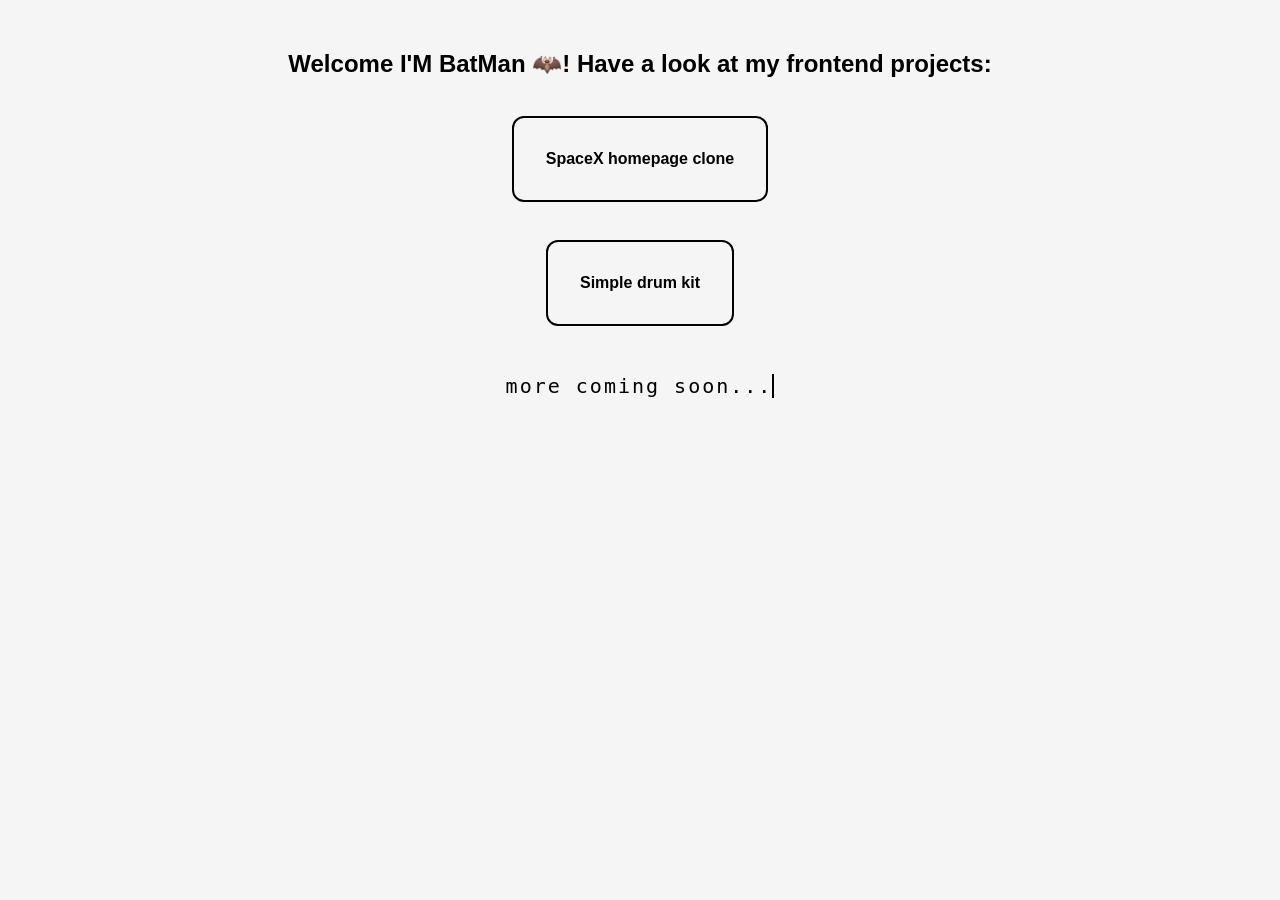
<file: practice (old)/frontend-projects/Frontend-practice-projects/index.html>
<!DOCTYPE html>
<html lang="en">
<head>
    <meta charset="UTF-8">
    <meta name="viewport" content="width=device-width, initial-scale=1.0">
    <title>BatMan's frontend projects🚀</title>
    <link rel="stylesheet" href="styles.css">
    <link rel="shortcut icon" href="favicon.png" type="image/png">
</head>
<body>
    <div id="project-list">
        <h2>Welcome <span title="Not really :p">I'M BatMan 🦇</span>! Have a look at my frontend projects:</h2>
        <a href="SpaceX-homepage-clone/index.html" target="_blank">SpaceX homepage clone</a>
        <a href="simple-drum-kit/index.html" target="_blank">Simple drum kit</a>
        <p id="typing-text" title="or maybe not :)" style="margin-top: 48px;">more coming soon...</p>
    </div>
</body>
</html>
</file>
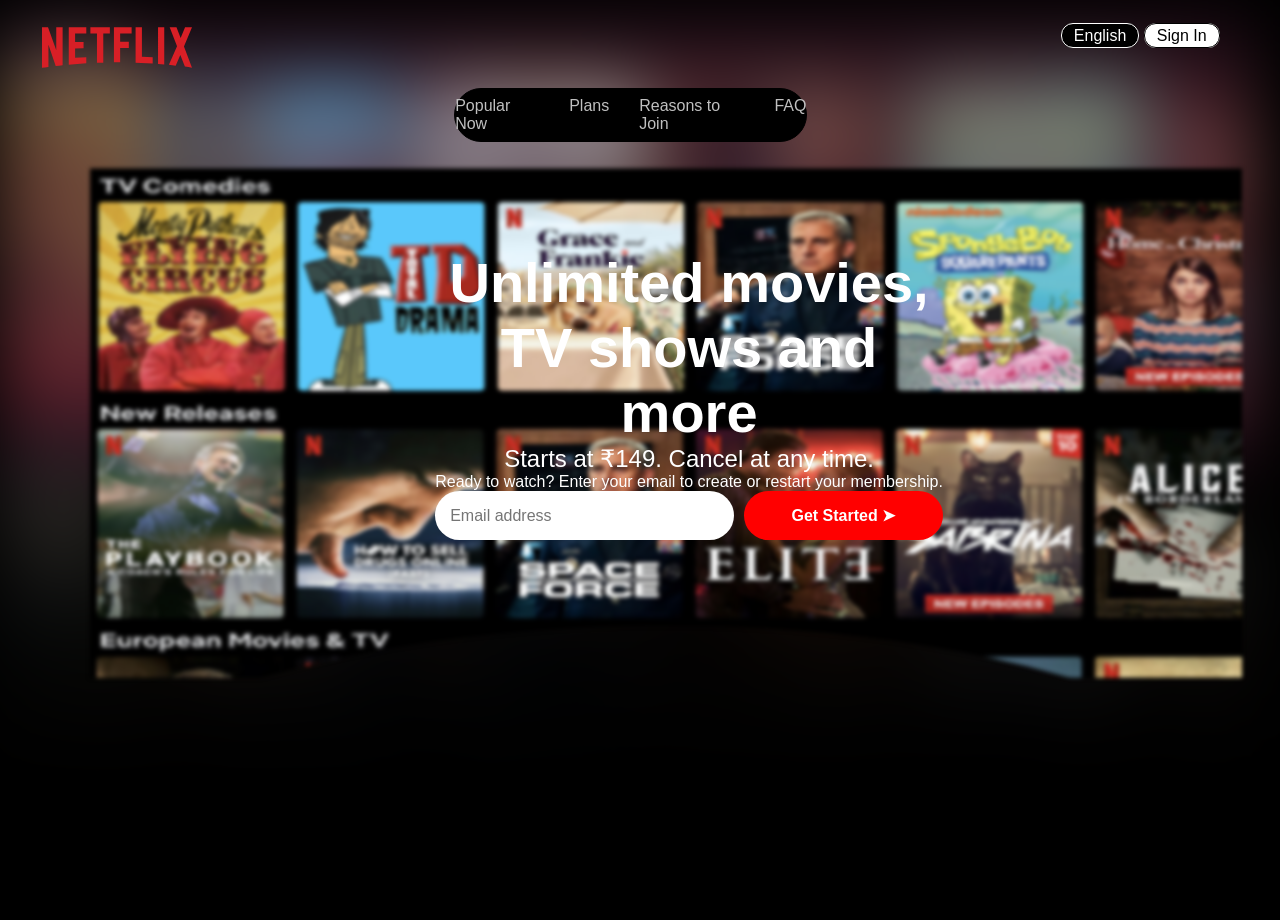
<file: practice (old)/frontend-projects/Frontend-practice-projects/Netflix-landing-page/index.html>
<!DOCTYPE html>
<html lang="en">
<head>
    <meta charset="UTF-8">
    <meta name="viewport" content="width=device-width, initial-scale=1.0">
    <title>Netflix Landing Page Clone🍿</title>
    <link rel="stylesheet" href="style.css">
    <link rel="shortcut icon" href="public/logo.svg" type="image/svg+xml">
</head>
<body>
    <div id="bg-wrapper">
        <div id="bg-overlay"></div>
    </div>

    <header>
        <div id="header-top">
            <img id="header-logo" src="public/logo-full-word.svg" alt="Netflix logo">
            <div id="header-right">
                <a id="lang-btn" href="">English</a>
                <a id="sign-in-btn" href="">Sign In</a>
            </div>
        </div>
        <nav>
            <a href="">Popular Now</a>
            <a href="">Plans</a>
            <a href="">Reasons to Join</a>
            <a href="">FAQ</a>
        </nav>
    </header>

    <div id="bg-screen"> <!-- Need to understand this div -->
        <svg viewBox="0 0 100 100" preserveAspectRatio="none" xmlns="http://www.w3.org/2000/svg">
            <defs>
              <clipPath id="tv-curve">
                <path d="M0,0 H100 V90 C75,70 25,70 0,90 Z"/>
              </clipPath>
            </defs>
            <image 
              href="public/background.png" 
              width="100%" 
              height="100%"
              preserveAspectRatio="xMidYMid meet"
              clip-path="url(#tv-curve)" 
            />
          </svg>
    </div>
    
    <!-- gen -->
    <div id="hero-text">
        <h1>Unlimited movies,<br>TV shows and<br> more</h1>
        <p class="subtext">Starts at ₹149. Cancel at any time.</p>
        <p class="description">
          Ready to watch? Enter your email to create or restart your membership.
        </p>
        <form class="signup-form">
          <input type="email" placeholder="Email address" required />
          <button type="submit">Get Started ➤</button>
        </form>
    </div>
</body>
</html>
</file>
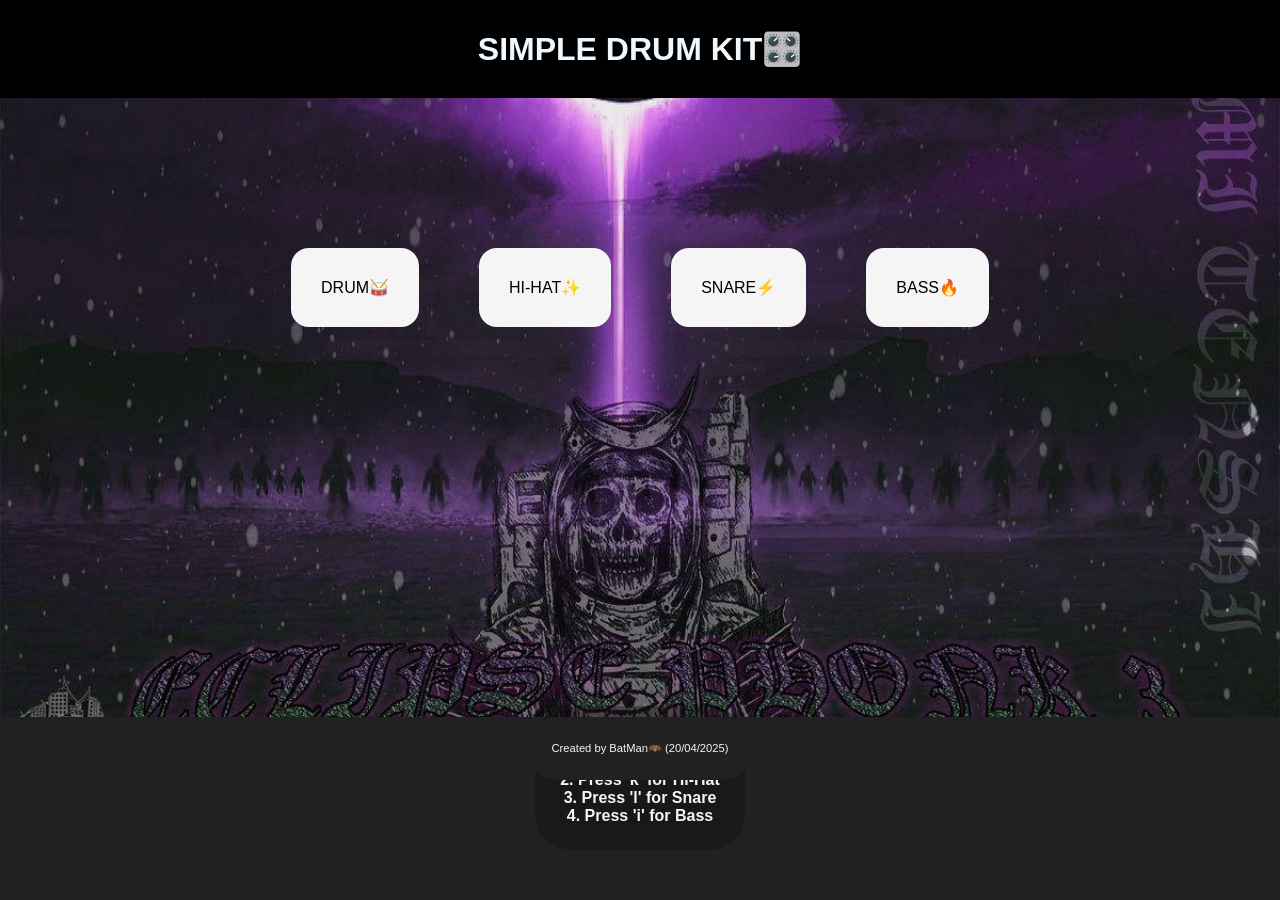
<file: practice (old)/frontend-projects/Frontend-practice-projects/simple-drum-kit/index.html>
<!DOCTYPE html>
<html lang="en">
<head>
    <meta charset="UTF-8">
    <meta name="viewport" content="width=device-width, initial-scale=1.0">
    <title>Simple Drum Kit!🔥</title>
    <link rel="stylesheet" href="style.css">
    <link rel="shortcut icon" href="public/favicon.png" type="image/png">
</head>
<body>
    <div id="header">
        <h1>SIMPLE DRUM KIT🎛️</h1>
    </div>

    <div id="btk-bar">
        <div id="drum">DRUM🥁</div>
        <div id="hi-hat">HI-HAT✨</div>
        <div id="snare">SNARE⚡</div>
        <div id="bass">BASS🔥</div>
    </div>

    <div id="instructions">
        <h3>How to play:</h3>
        <p>1. Press 'j' for Drum</p>
        <p>2. Press 'k' for Hi-Hat</p>
        <p>3. Press 'l' for Snare</p>
        <p>4. Press 'i' for Bass</p>
    </div>

    <div id="credit">Created by BatMan🦇 (20/04/2025)</div>

    <script src="index.js"></script>
</body>
</html>
</file>
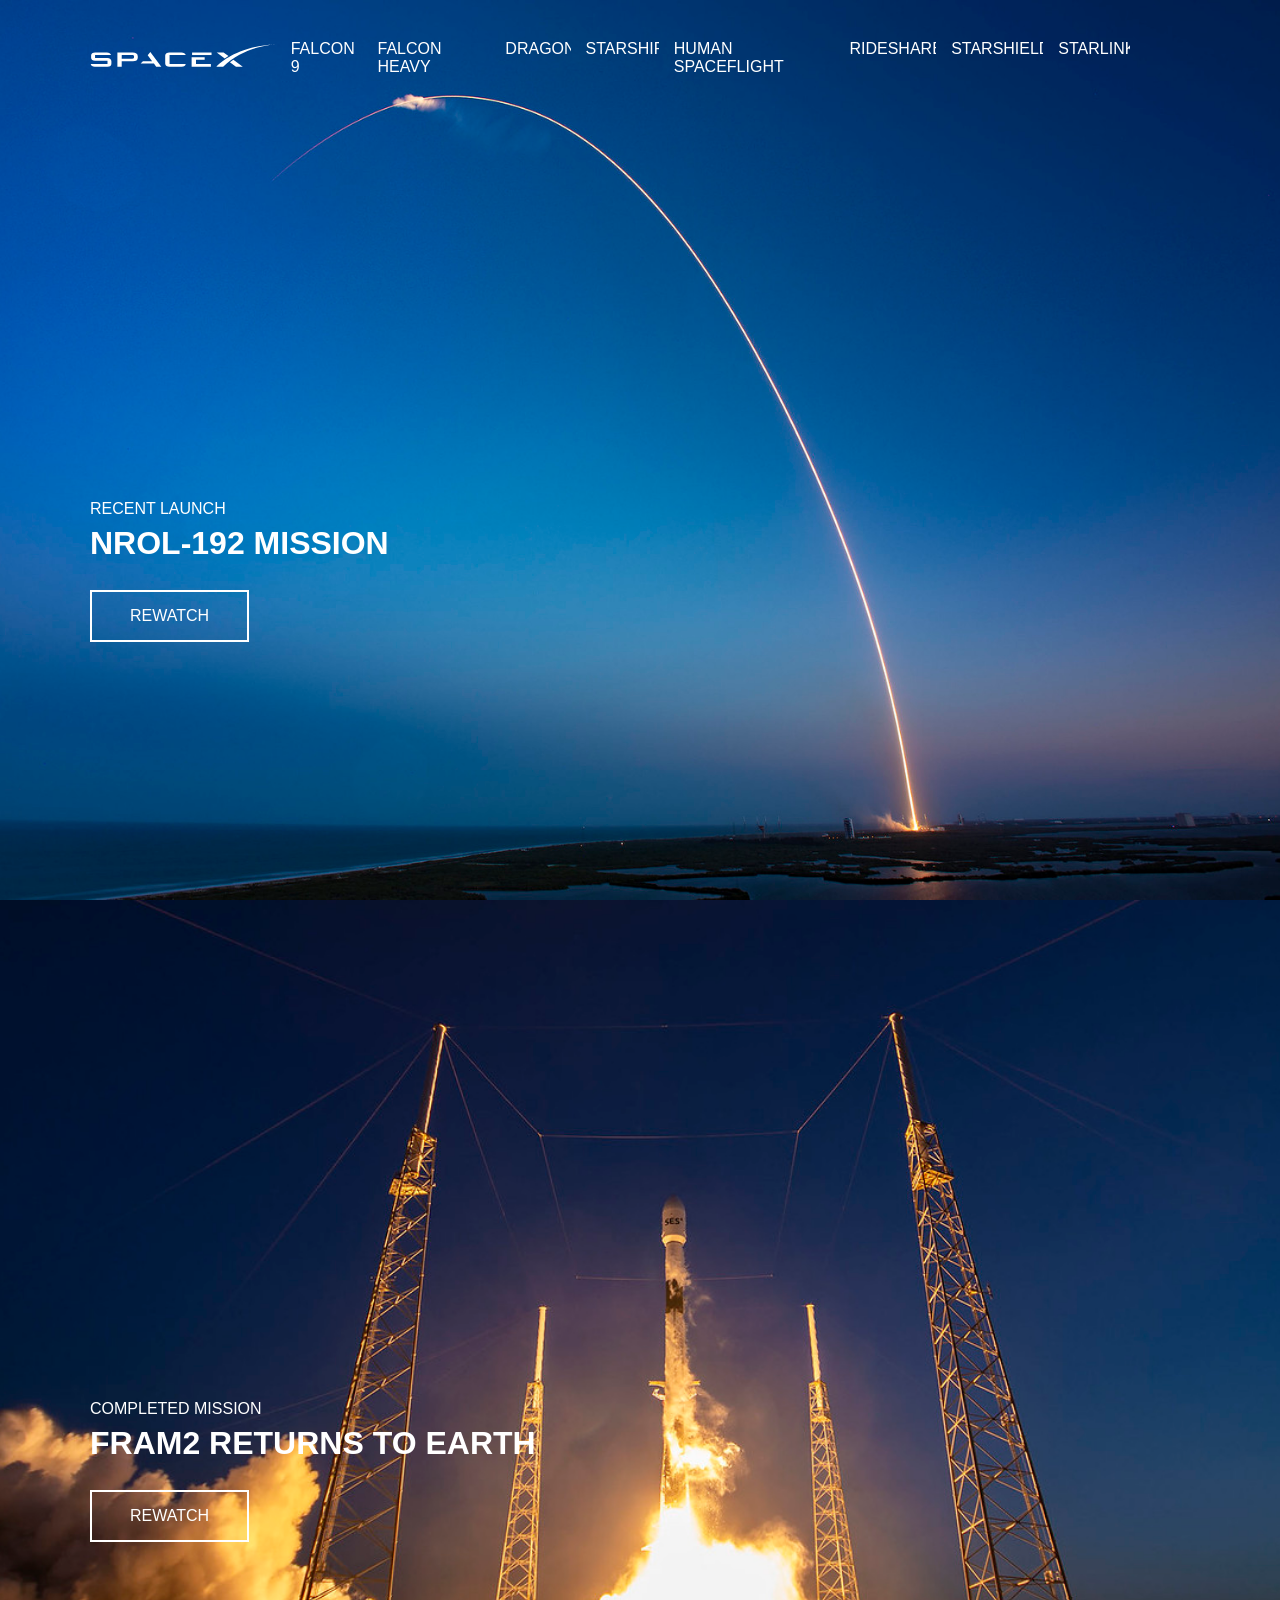
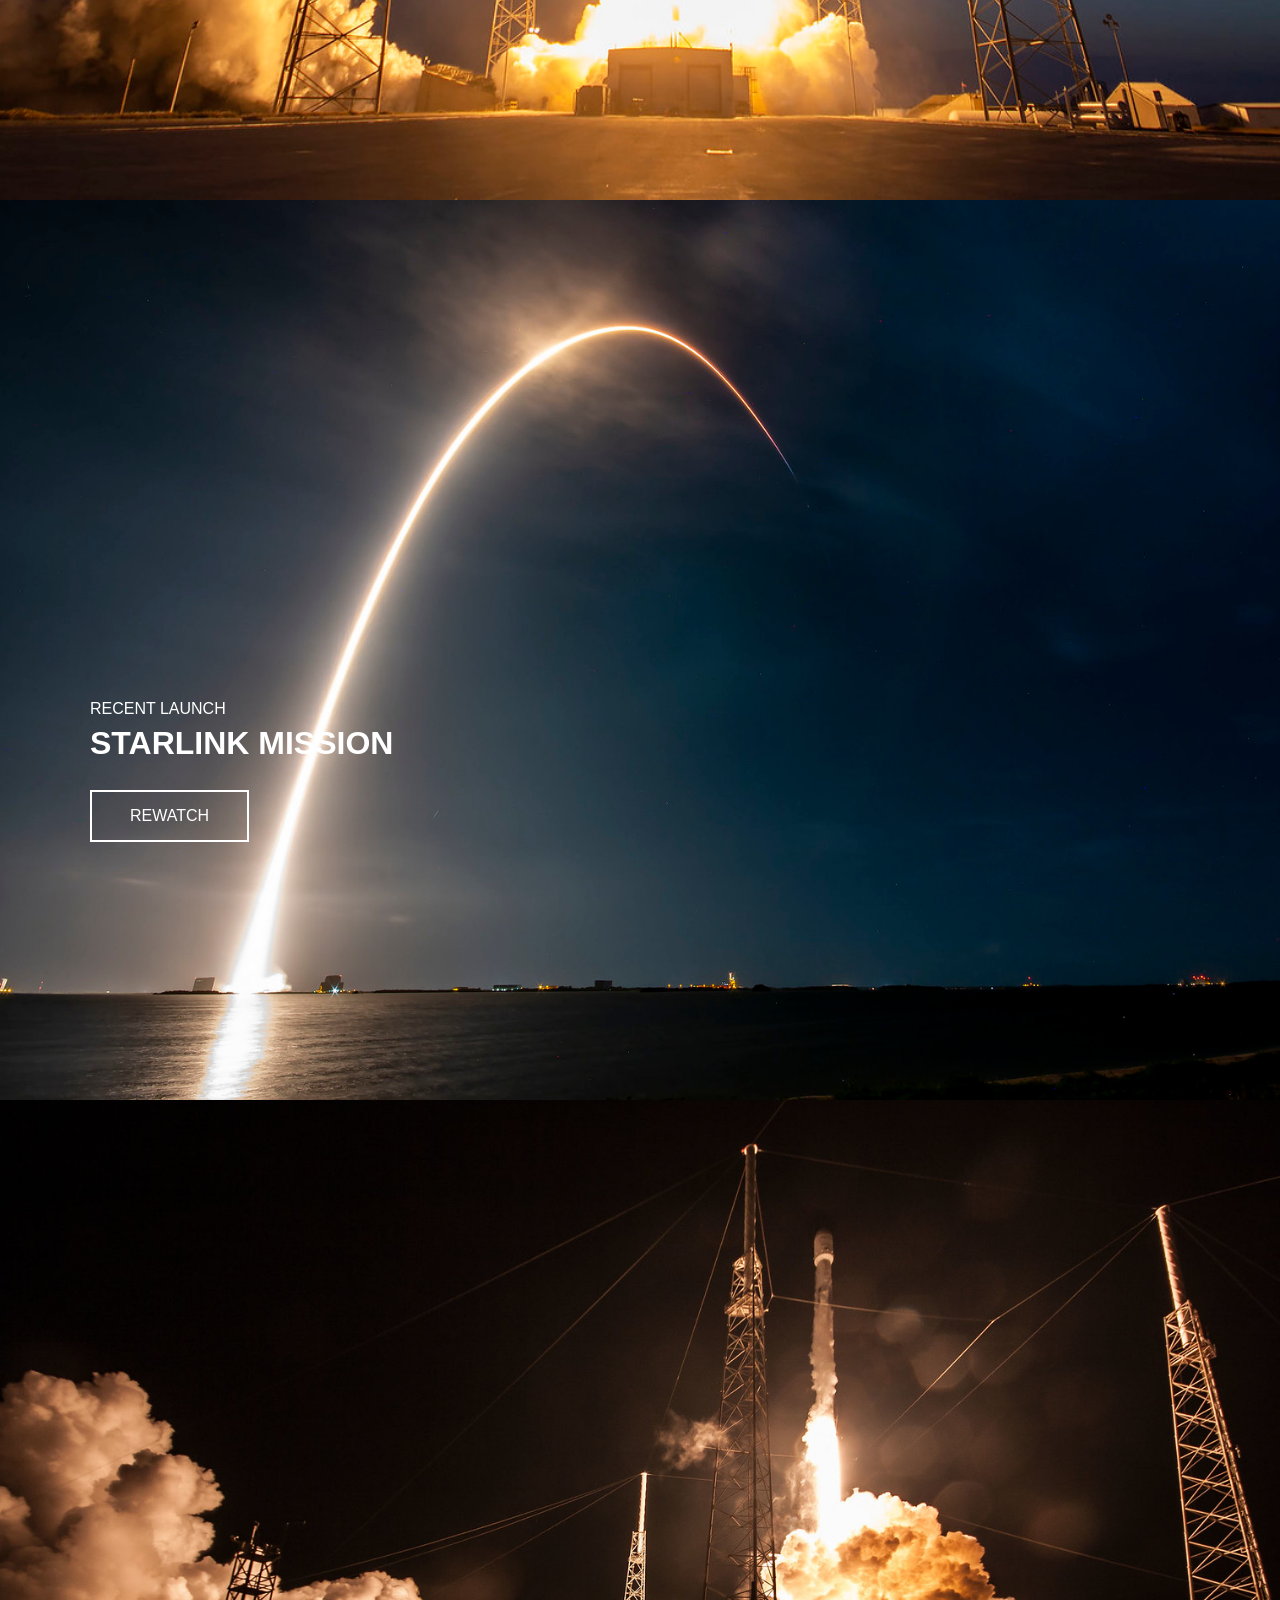
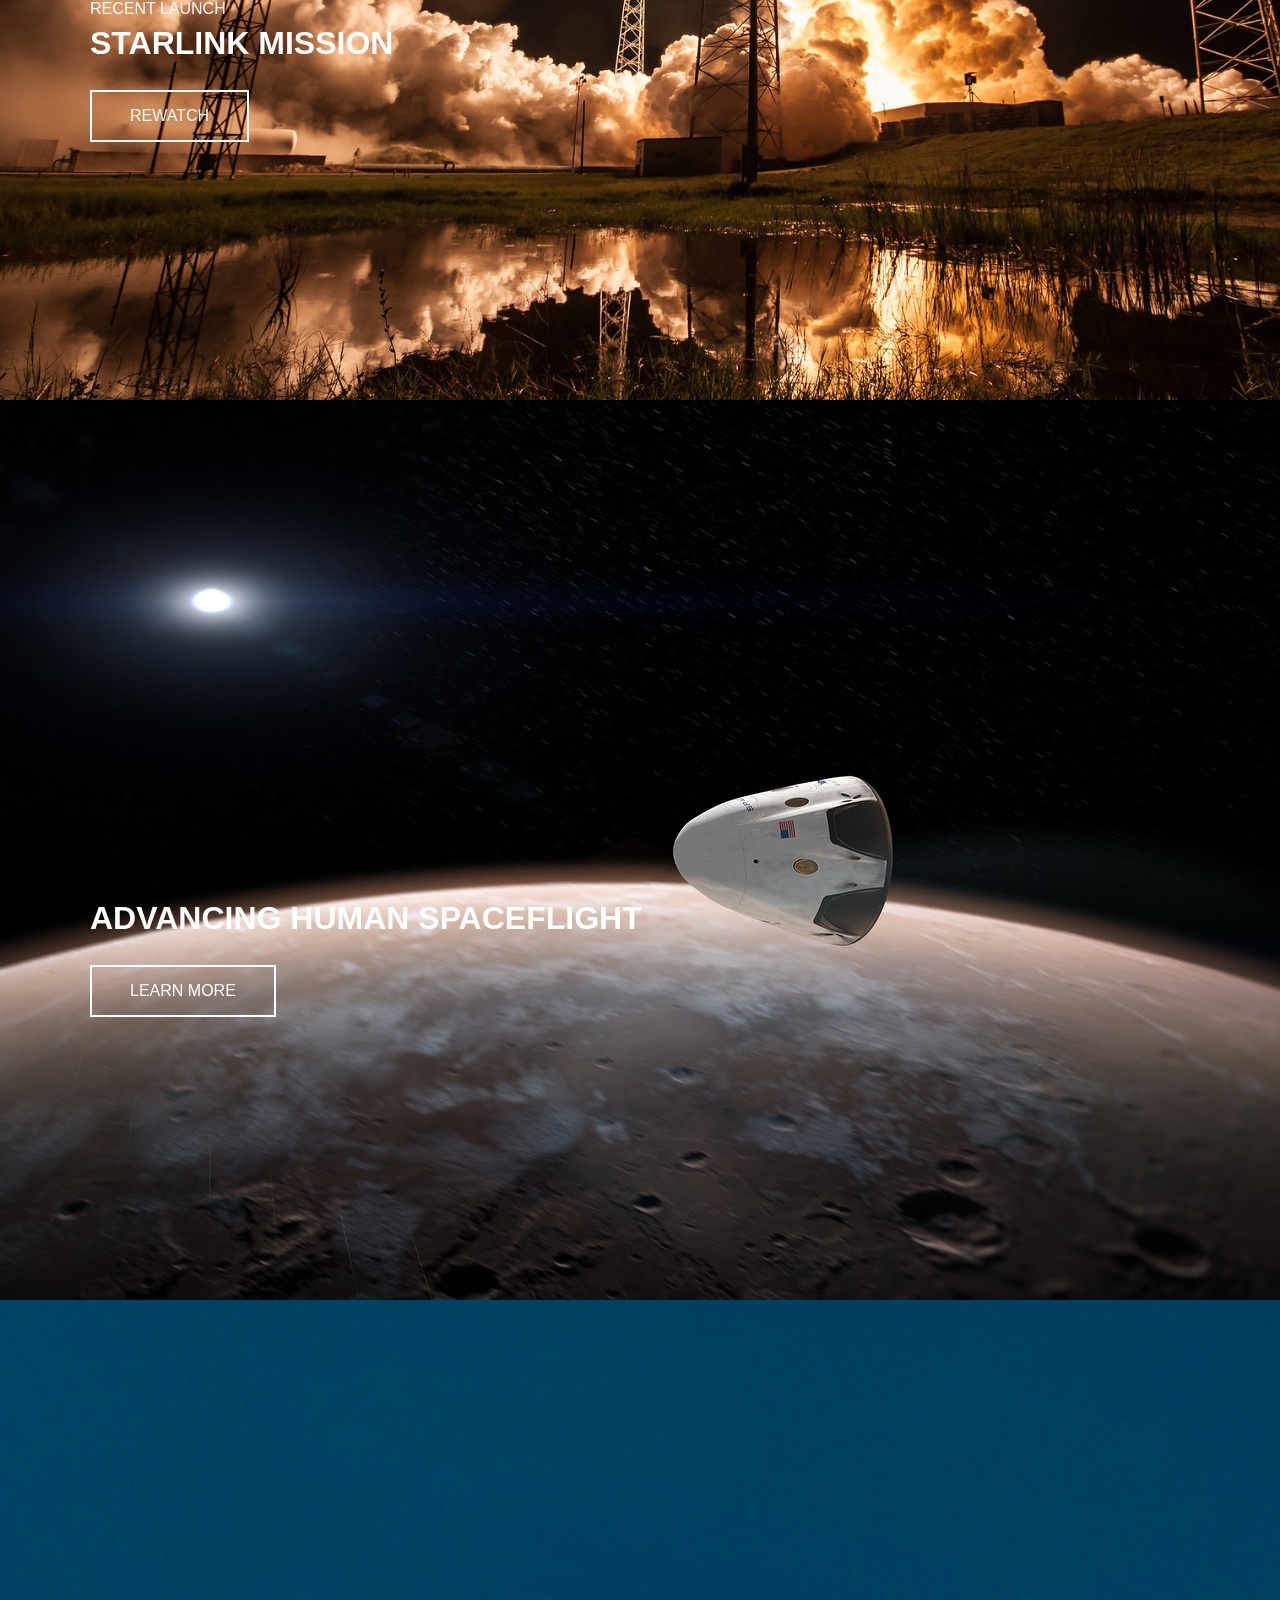
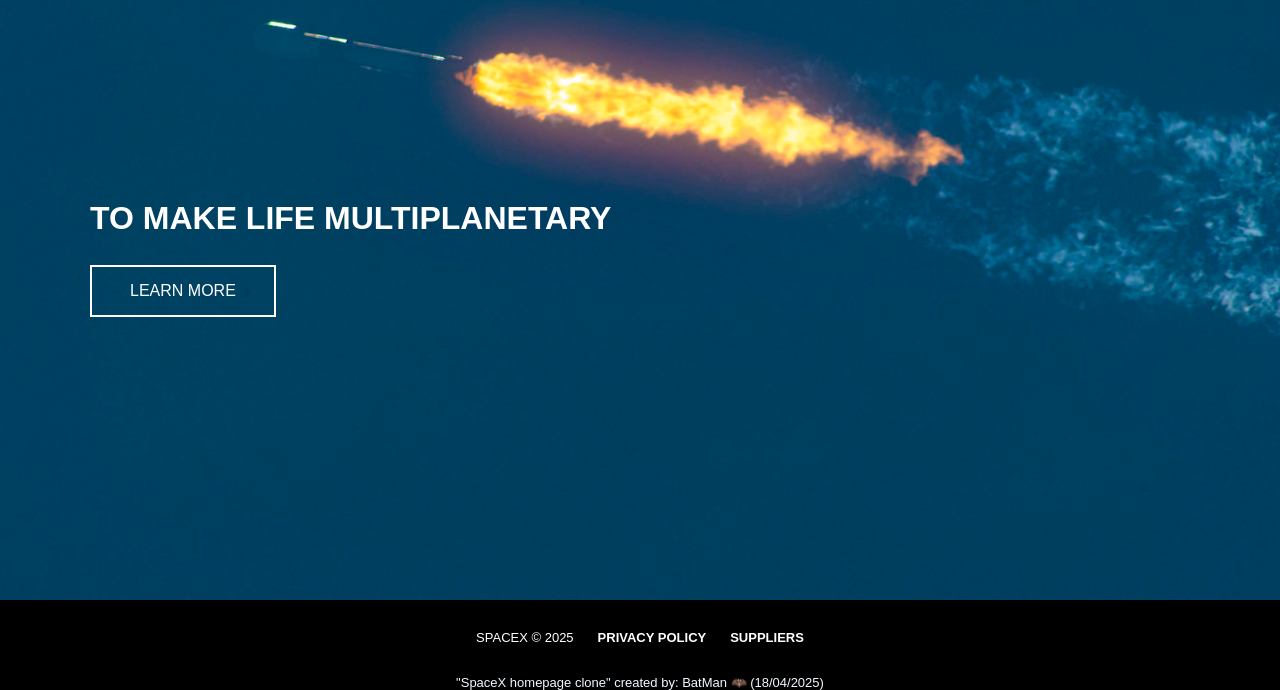
<file: practice (old)/frontend-projects/Frontend-practice-projects/SpaceX-homepage-clone/index.html>
<!DOCTYPE html>
<html lang="en">
<head>
    <meta charset="UTF-8">
    <meta name="viewport" content="width=device-width, initial-scale=1.0">
    <title>SpaceX homepage clone</title>
    <link rel="icon" href="public/spacex-icon-png.png" type="image/png">
    <link rel="stylesheet" href="styles.css">
</head>
<body>
    <div id="nav-bar">
        <svg version="1.1" x="0px" y="0px" viewbox="0 0 400 50" aria-hidden="true" id="nav-logo">
            <title>SpaceX Logo</title>
            <g class="letter_s">
              <path class="fill-white" d="M37.5,30.5H10.9v-6.6h34.3c-0.9-2.8-3.8-5.4-8.9-5.4H11.4c-5.7,0-9,2.1-9,6.7v4.9c0,4,3.4,6.3,8.4,6.3h26.9v7H1.5
              c0.9,3.8,3.8,5.8,9,5.8h27.1c5.7,0,8.5-2.2,8.5-6.9v-4.9C46.1,33.1,42.8,30.8,37.5,30.5z"/>
            </g>
            <g class="letter_p">
              <path class="fill-white" d="M91.8,18.6H59v30.7h9.3V37.5h24.2c6.7,0,10.4-2.3,10.4-7.7v-3.4C102.8,21.4,98.6,18.6,91.8,18.6z M94.8,28.4
              c0,2.2-0.4,3.4-4,3.4H68.3l0.1-8h22c4,0,4.5,1.2,4.5,3.3V28.4z"/>
            </g>
            <g class="letter_a">
              <polygon class="fill-white" points="129.9,17.3 124.3,24.2 133.8,37.3 114,37.3 109.1,42.5 137.7,42.5 142.6,49.3 153.6,49.3 	"/>
            </g>
            <g class="letter_c">
              <path class="fill-white" d="M171.4,23.9h34.8c-0.9-3.6-4.4-5.4-9.4-5.4h-26c-4.5,0-8.8,1.8-8.8,6.7v17.2c0,4.9,4.3,6.7,8.8,6.7h26.3
              c6,0,8.1-1.7,9.1-5.8h-34.8V23.9z"/>
            </g>
            <g class="letter_e">
              <polygon class="fill-white" points="228.3,43.5 228.3,34.1 247,34.1 247,28.9 218.9,28.9 218.9,49.3 260.4,49.3 260.4,43.5 	"/>
              <rect class="fill-white" x="219.9" y="18.6" width="41.9" height="5.4"/>
            </g>
            <g class="letter_x">
              <path class="fill-white" d="M287.6,18.6H273l17.2,12.6c2.5-1.7,5.4-3.5,8-5L287.6,18.6z"/>
              <path class="fill-white" d="M308.8,34.3c-2.5,1.7-5,3.6-7.4,5.4l13,9.5h14.7L308.8,34.3z"/>
            </g>
            <g class="letter_swoosh">
              <path class="fill-white" d="M399,0.7c-80,4.6-117,38.8-125.3,46.9l-1.7,1.6h14.8C326.8,9.1,384.3,2,399,0.7L399,0.7z"/>
            </g>
        </svg>
        <a href="" class="nav-bar-links">FALCON 9</a>
        <a href="" class="nav-bar-links">FALCON HEAVY</a>
        <a href="" class="nav-bar-links">DRAGON</a>
        <a href="" class="nav-bar-links">STARSHIP</a>
        <a href="" class="nav-bar-links">HUMAN SPACEFLIGHT</a>
        <a href="" class="nav-bar-links">RIDESHARE</a>
        <a href="" class="nav-bar-links">STARSHIELD</a>
        <a href="" class="nav-bar-links">STARLINK</a>
        <a href="" class="nav-bar-links" id="nav-bar-link-shop">SHOP</a>
        <div class="nav-bar-links" id="hamburger-menu" onclick="toggleMenu()">☰</div>
    </div>

    <div class="hero-sections" id="hero-section-1">
        <div class="hero-section-text">
            <p class="hero-section-text-top">RECENT LAUNCH</p>
            <h1 class="hero-section-text-mid">NROL-192 MISSION</h1>
            <div class="hero-section-text-button">
                <a href="">REWATCH</a>
            </div>
        </div>
    </div>

    <div class="hero-sections" id="hero-section-2">
        <div class="hero-section-text">
            <p class="hero-section-text-top">COMPLETED MISSION</p>
            <h1 class="hero-section-text-mid">FRAM2 RETURNS TO EARTH</h1>
            <div class="hero-section-text-button">
                <a href="">REWATCH</a>
            </div>
        </div>
    </div>

    <div class="hero-sections" id="hero-section-3">
        <div class="hero-section-text">
            <p class="hero-section-text-top">RECENT LAUNCH</p>
            <h1 class="hero-section-text-mid">STARLINK MISSION</h1>
            <div class="hero-section-text-button">
                <a href="">REWATCH</a>
            </div>
        </div>
    </div>

    <div class="hero-sections" id="hero-section-4">
        <div class="hero-section-text">
            <p class="hero-section-text-top">RECENT LAUNCH</p>
            <h1 class="hero-section-text-mid">STARLINK MISSION</h1>
            <div class="hero-section-text-button">
                <a href="">REWATCH</a>
            </div>
        </div>
    </div>

    <div class="hero-sections" id="hero-section-5">
        <div class="hero-section-text">
            <h1 class="hero-section-text-mid">ADVANCING HUMAN SPACEFLIGHT</h1>
            <div class="hero-section-text-button">
                <a href="">LEARN MORE</a>
            </div>
        </div>
    </div>

    <div class="hero-sections" id="hero-section-6">
        <div class="hero-section-text">
            <h1 class="hero-section-text-mid">TO MAKE LIFE MULTIPLANETARY</h1>
            <div class="hero-section-text-button">
                <a href="">LEARN MORE</a>
            </div>
        </div>
    </div>

    <div id="footer">
        <p>SPACEX © 2025</p>
        <a href="">PRIVACY POLICY</a>
        <a href="">SUPPLIERS</a>
    </div>
    <p id="credit">"SpaceX homepage clone" created by: BatMan 🦇 (18/04/2025)</p>
</body>
</html>
</file>
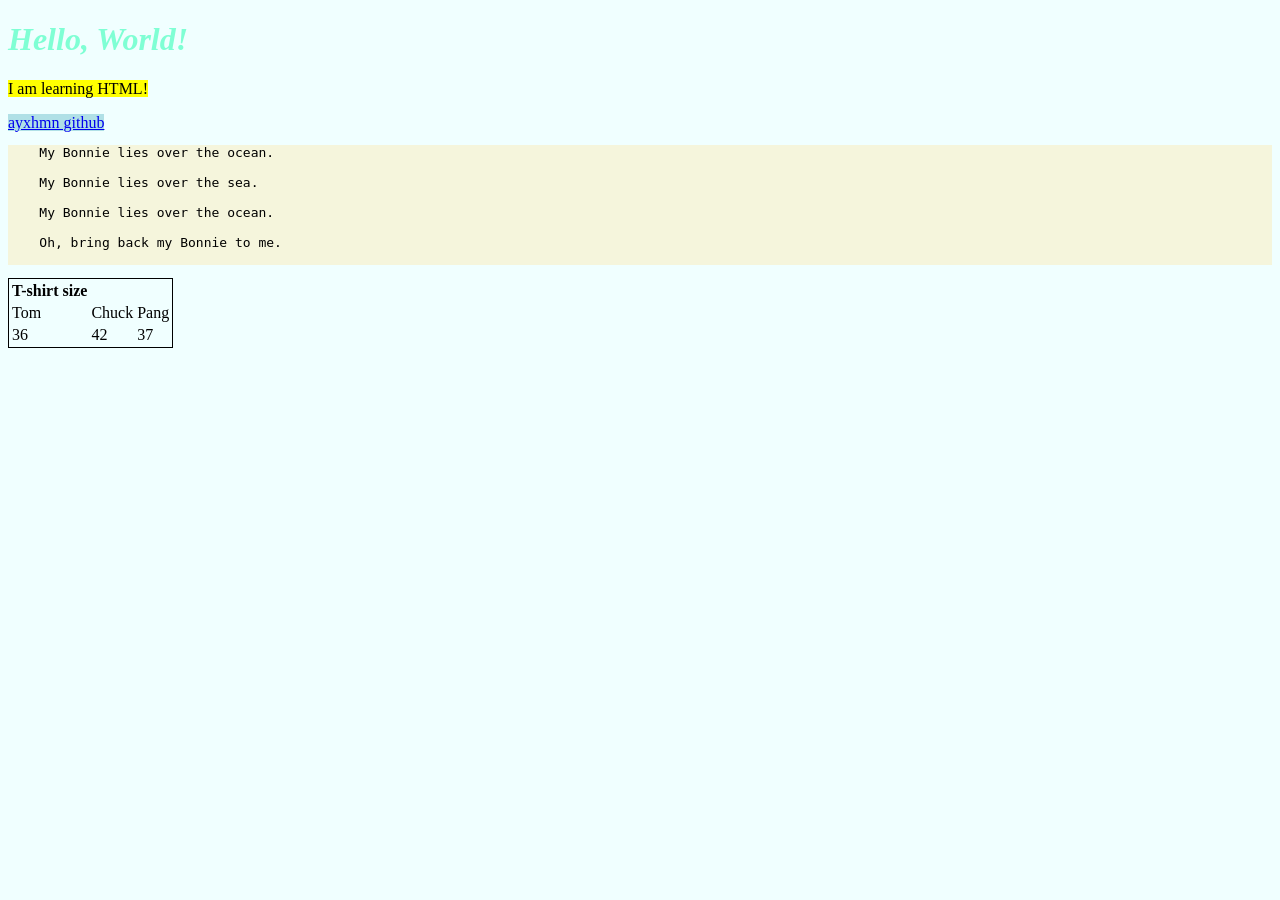
<file: practice (old)/frontend-projects/practice/html-only.html>
<!DOCTYPE html>
<html lang="en">
<head>
    <meta charset="UTF-8">
    <meta name="viewport" content="width=device-width, initial-scale=1.0">
    <title>Hello, World!</title>
</head>
<body style="background-color: azure;">
    <h1 style="color: aquamarine;"><i>Hello, World!</i></h1>
    <p title="HTML"><mark>I am learning HTML!</mark></p>
    <a href="https://github.com/ayxhmn" target="_blank" style="background-color: powderblue;">ayxhmn github</a>

    <pre style="background-color: beige;">
    My Bonnie lies over the ocean.
      
    My Bonnie lies over the sea.
      
    My Bonnie lies over the ocean.
      
    Oh, bring back my Bonnie to me.
    </pre>

    <table style="border: 1px solid black;">
        <tr>
            <th>T-shirt size</th>
        </tr>
        <tr>
            <td>Tom</td>
            <td>Chuck</td>
            <td>Pang</td>
        </tr>
        <tr>
            <td>36</td>
            <td>42</td>
            <td>37</td>
        </tr>
    </table>
</body>
</html>
</file>
<file: practice (old)/frontend-projects/Frontend-practice-projects/styles.css>
* {
    margin: 0;
    padding: 0;
    box-sizing: border-box;
    font-family: Verdana, Geneva, Tahoma, sans-serif;
    background-color: whitesmoke;
}

#project-list {
    display: flex;
    flex-direction: column;
    justify-content: center;
    align-items: center;
    border: 1px transparent;
    margin: 50px 0 0 0;
}

#project-list a {
    border: 2px solid black;
    border-radius: 12px;
    padding: 2em 2em;
    margin: 38px 0 0 0;
    font-weight: bold;
    text-decoration: none;
    color: black;
    transition: transform 0.5s ease, box-shadow 0.5s ease, background-color 0.5s ease, color 0.5s ease;

    &:hover {
        transform: rotateX(-10deg) rotateZ(2deg);
        box-shadow: 20px 20px;
        background-color: grey;
        color: white;
    }
}

#typing-text {
    display: inline-block;
    overflow: hidden;
    border-right: 2px solid black;
    white-space: nowrap;
    letter-spacing: 2px;
    font-family: monospace;
    font-size: 20px;
    animation:
      typing 3s steps(20, end),
      blink-caret 0.9s step-end infinite;
}

@keyframes typing {
    from { width: 0 }
    to { width: 20ch }
}

@keyframes blink-caret {
    50% { border-color: transparent; }
}
</file>
<file: practice (old)/frontend-projects/Frontend-practice-projects/Netflix-landing-page/style.css>
* {
    margin: 0;
    padding: 0;
    box-sizing: border-box;
    font-family: sans-serif;
    /* overflow-x: hidden; */
}

body {
    position: relative;
    background-color: black;
    min-height: 100vh;
}

header {
    position: fixed;
    width: 92vw;
    top: 5px;
    background-color: transparent;
    color: white;
    margin: 22px 42px 0 42px;
    z-index: 4;

    &>#header-top {
        display: flex;
        justify-content: space-between;

        &>#header-logo {
            width: 150px;
        }

        &>#header-right {
            &>#lang-btn {
                text-decoration: none;
                background-color: black;
                color: white;
                border: 1px solid;
                border-radius: 12px;
                padding: 3px 12px;
            }

            &>#sign-in-btn {
                text-decoration: none;
                background-color: white;
                color: black;
                border: 1px solid;
                border-radius: 12px;
                padding: 3px 12px;

                &:hover {
                    background-color: grey;
                }
            }
        }
    }

    &>nav {
        display: flex;
        justify-content: center;
        gap: 30px;
        margin: 20px 35% 0 35%;
        border: 1px solid black;
        border-radius: 36px;
        padding: 8px 0;
        background-color: black;

        &>a {
            color: silver;
            text-decoration: none;

            &:hover {
                color: white;
            }
        }
    }
}

/* gen */
#bg-wrapper {
    position: absolute;
    top: 20px;
    left: 0;
    width: 98vw;
    height: 100vh;
    z-index: -2;
    background: url('public/background.png') no-repeat center center/cover;
    filter: blur(36px);

    &::before {
        content: "";
        position: absolute;
        top: 0; left: 0;
        width: 100%;
        height: 50%;
        background-color: rgba(255, 105, 180, 0.15); /* hotpink tint */
        z-index: 1;
        mix-blend-mode: screen;
    }
}

/* gen, need to understand */
#bg-screen {
    position: absolute;
    width: 90%;
    height: 90%;
    top: 18px;
    left: 90px;
    overflow: hidden;
    filter: blur(2px);
    z-index: 3;

    &>svg {
        width: 100%;
        height: 100%;
        display: block;
    }
}

/* gen */
#bg-overlay {
    position: absolute;
    top: 0;
    left: 0;
    width: 100%;
    height: 100%;
    background: linear-gradient(to bottom, rgba(0,0,0,0.3), black 80%);
    z-index: -1;
}

#hero-text {
    position: relative;
    display: inline-block;
    text-align: center;
    z-index: 3;
    color: white;
    top: 250px;
    left: 34%;

    &>h1 {
        font-size: 56px;
    }

    &>.subtext {
        font-size: 24px;
    }

    &>.signup-form {
        display: flex;
        flex-direction: row;
        gap: 10px;

        &>input {
            padding: 15px;
            border-radius: 30px;
            border: none;
            font-size: 1rem;
            outline: none;
            width: 60%;
        }

        &>button {
            padding: 15px;
            border-radius: 30px;
            border: none;
            background-color: red;
            color: white;
            font-size: 1rem;
            font-weight: bold;
            cursor: pointer;
            width: 40%;
        }

        &>button:hover {
            background-color: darkred;
        }
    }
}
</file>
<file: practice (old)/frontend-projects/Frontend-practice-projects/simple-drum-kit/style.css>
* {
    margin: 0;
    padding: 0;
    box-sizing: border-box;
    font-family: Verdana, Geneva, Tahoma, sans-serif;
    background-color: #212121;
}

#header {
    display: flex;
    flex-direction: row;
    align-items: center;
    justify-content: center;
    background-color: black;
    border: 1px transparent;
    padding: 30px 10px;

    &>h1 {
        background-color: black;
        color: aliceblue;
    }
}

#btk-bar {
    display: flex;
    position: relative;
    flex-direction: row;
    justify-content: center;
    align-items: center;
    background-image: url(public/background-images/full.jpg);
    background-size: cover;
    background-repeat: no-repeat;
    background-position: bottom;
    border: 1px transparent;
    padding: 120px 10px 360px 10px;

    &>div {
        background-color: whitesmoke;
        border: 1px transparent;
        border-radius: 18px;
        padding: 30px 30px;
        margin: 30px 30px;
        transition: all 0.2s ease;

        &:hover {
            /* box-shadow: 20px 20px; */
            background-color: purple;
            color: white;
            cursor: pointer;
        }
    }
}

#instructions {
    position: absolute;
    bottom: 50px;
    left: 50%;
    transform: translateX(-50%);
    padding: 25px 25px;
    border-radius: 36px;
    background-color: rgba(18, 17, 17, 0.4);
    color: whitesmoke;
    font-weight: bold;
    font-size: 1.0rem;
    text-align: center;

    &>*{
        background-color: rgba(18, 17, 17, 0.2);
    }
}

#credit {
    position: absolute;
    left: 50%;
    transform: translateX(-50%);
    padding: 25px 25px;
    border-radius: 36px;
    color: whitesmoke;
    font-weight: lighter;
    font-size: 0.7rem;
    text-align: center;
}

@media (max-width: 768px) {
    #btk-bar {
        flex-direction: column;
        background-image: url(public/background-images/mobile.jpg);
        background-size: cover;
        background-repeat: no-repeat;
        background-position: center;
    }

    #instructions {
        display: none;
    }
}

.flash {
    box-shadow: 20px 20px;
    background-color: purple !important;
    color: white !important;
}
</file>
<file: practice (old)/frontend-projects/Frontend-practice-projects/SpaceX-homepage-clone/styles.css>
* {
    margin: 0;
    padding: 0;
    box-sizing: border-box;
    font-family: Verdana, Geneva, Tahoma, sans-serif;
    overflow-x: hidden;
}

.nav-bar-links {
    margin: 10px 15px 0 0;
    color: white;
    font-size: medium;
    text-decoration: none;

    &:hover {
        text-decoration: underline;
    }
}

.hero-sections {
    height: 100vh;
}

.hero-section-text {
    margin: 0 0 0 90px;
    position: relative;
    top: 500px;
}

.hero-section-text-top {
    color: white;
    margin: 0 0 7px 0;
}

.hero-section-text-mid {
    color: white;
    margin: 0 0 28px 0;
}

.hero-section-text-button {
    text-align: center;
    border: 2px solid white;
    display: inline-block;
    padding: 15px 38px 15px 38px;

    &>a {
        color: white;
        text-decoration: none;
    }

    &:hover {
        background-color: white;
        cursor: pointer;

        &>a {
            color: black;
        }
    }
}

.fill-white {
    fill: white;
}

#nav-bar {
    display: flex;
    flex-direction: row;
    margin: 30px 0 0 90px;
    position: absolute;
    top: 0;
    left: 0;
    width: 100%;
    /* z-index: 1; */
}

@media (max-width: 768px) {
    #nav-bar {
        /* display: none; */
        flex-direction: column;
        justify-content: center;
        align-items: center;
        width: 100%;
        margin-top: 1rem;
        overflow-x: hidden;
    }
}

#nav-logo {
    width: 200px;
    height: auto;
    margin: 5px 15px 0 0;

    &:hover {
        cursor: pointer;
    }
}

#nav-bar-link-shop {
    margin: 10px 25px 0 145px;
}

#hamburger-menu {
    margin: 8px 0 1px 0;

    &:hover {
        text-decoration: none;
        cursor: pointer;
    }
}

#hero-section-1 {
    background-image: url(public/1.jpg);
    background-size: cover;
    background-position: center;
}

#hero-section-2 {
    background-image: url(public/2.jpg);
    background-size: cover;
    background-position: center;
}

#hero-section-3 {
    background-image: url(public/3.jpg);
    background-size: cover;
    background-position: center;
}

#hero-section-4 {
    background-image: url(public/4.jpg);
    background-size: cover;
    background-position: center;
}

#hero-section-5 {
    background-image: url(public/5.jpg);
    background-size: cover;
    background-position: center;
}

#hero-section-6 {
    background-image: url(public/6.jpg);
    background-size: cover;
    background-position: center;
}

#footer {
    display: flex;
    flex-direction: row;
    background-color: black;
    justify-content: center;
    align-items: center;
    color: white;
    border: 1px transparent;
    padding: 30px 0 30px 0;

    &>a {
        text-align: center;
        text-decoration: none;
        color: white;
        margin: 0 12px 0 12px;
        font-size: small;
        font-weight: bold;

        &:hover {
            color: gray;
        }
    }

    &>p {
        text-align: center;
        text-decoration: none;
        color: white;
        margin: 0 12px 0 12px;
        font-size: small;
    }
}

#credit {
    position: absolute;
    width: 100%;
    font-size: small;
    text-align: center;
    color: aliceblue;
    background-color: black;
}
</file>
